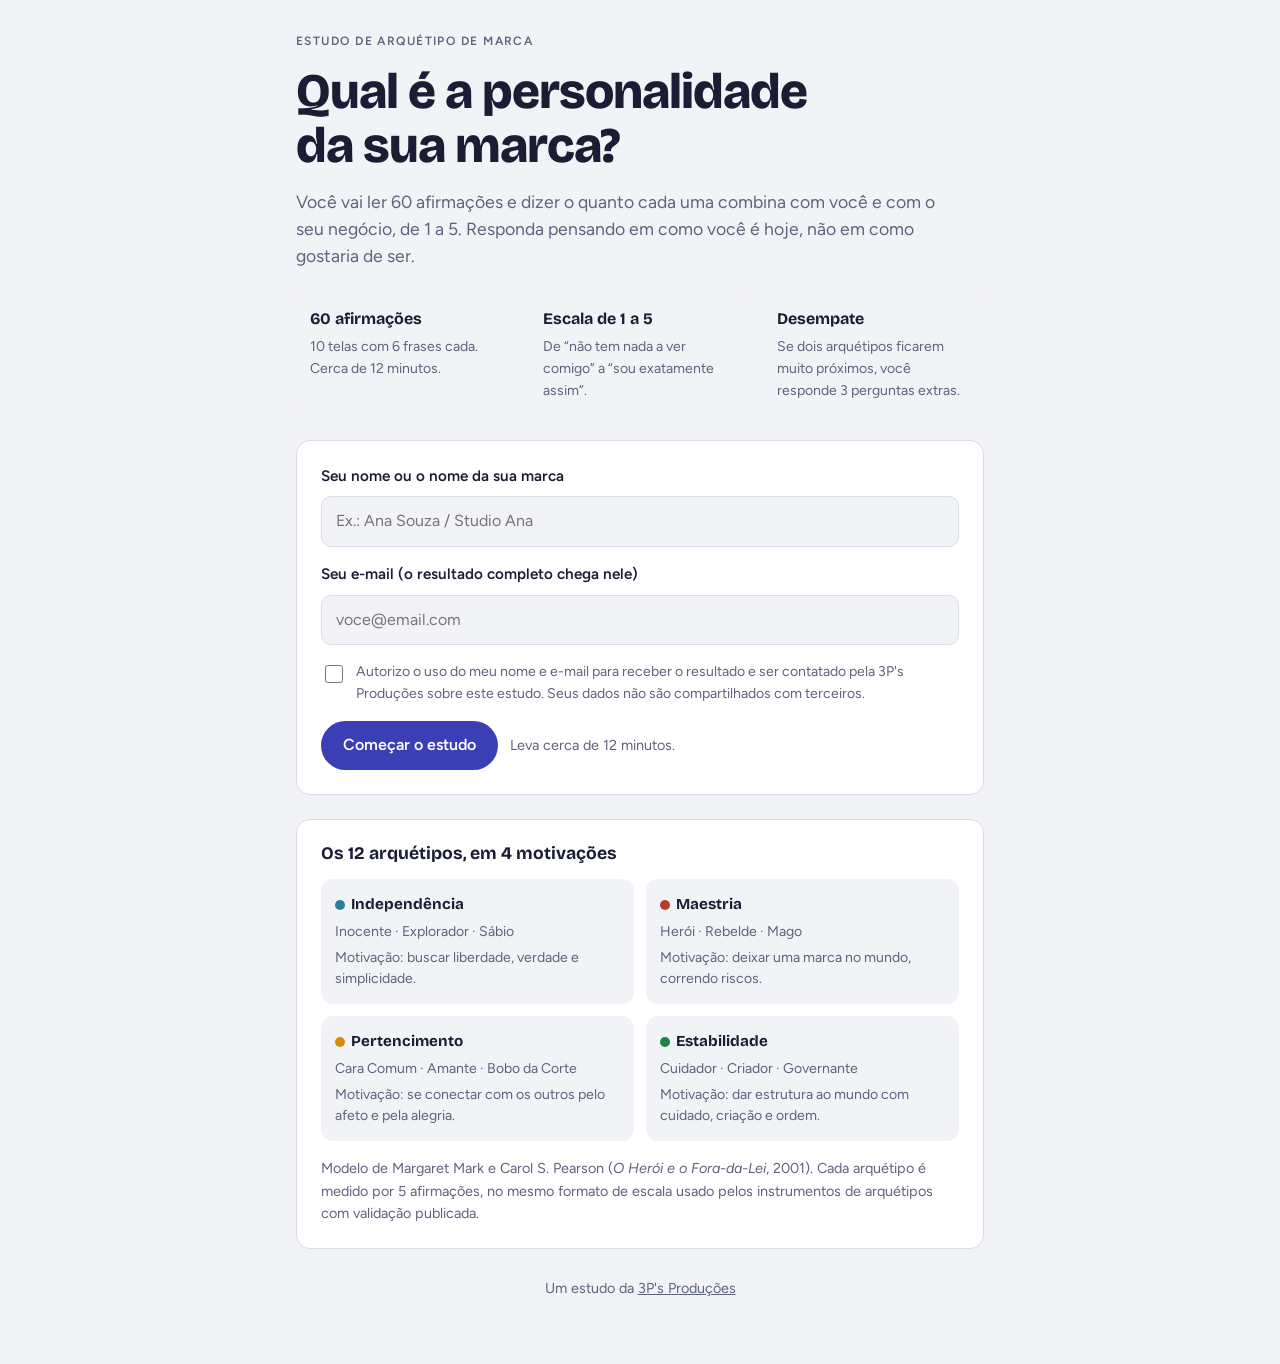
<file: arquetipos/index.html>
<!doctype html>
<html lang="pt-BR">
<head>
<meta charset="utf-8">
<meta name="viewport" content="width=device-width,initial-scale=1,viewport-fit=cover">
<meta name="description" content="Estudo de arquétipo de marca da 3P's Produções: 60 afirmações para descobrir a personalidade da sua marca.">
<meta property="og:title" content="Qual é a personalidade da sua marca?">
<meta property="og:description" content="Estudo de arquétipo de marca · 3P's Produções">
<title>Descubra seu Arquétipo</title>
<link rel="preconnect" href="https://fonts.googleapis.com">
<link rel="stylesheet" href="https://fonts.googleapis.com/css2?family=Bricolage+Grotesque:opsz,wght@12..96,500;12..96,700;12..96,800&family=Figtree:wght@400;500;600&display=swap">
<style>
/* Layout: coluna única centrada (máx. 720px); roda dos 12 arquétipos como assinatura visual do resultado */
:root{
  --bg:#F2F3F6; --surface:#FFFFFF; --ink:#1A1D33; --muted:#5E637D; --line:#DADDE7;
  --accent:#3B3FB6; --accent-ink:#FFFFFF; --warn:#9A5B00;
  --g-ind:#2C7DA0; --g-mae:#C0392B; --g-per:#D68910; --g-est:#1E8449;
  --display:"Bricolage Grotesque", "Segoe UI", system-ui, sans-serif;
  --body:"Figtree", "Segoe UI", system-ui, sans-serif;
}
@media (prefers-color-scheme: dark){:root:not([data-theme="light"]){
  --bg:#12142A; --surface:#1B1E38; --ink:#ECEDF7; --muted:#A3A7C4; --line:#2F3356;
  --accent:#8D90FF; --accent-ink:#12142A; --warn:#F5B544;
  --g-ind:#5DB6DA; --g-mae:#F07166; --g-per:#F5B544; --g-est:#58C685; color-scheme:dark}}
:root[data-theme="dark"]{
  --bg:#12142A; --surface:#1B1E38; --ink:#ECEDF7; --muted:#A3A7C4; --line:#2F3356;
  --accent:#8D90FF; --accent-ink:#12142A; --warn:#F5B544;
  --g-ind:#5DB6DA; --g-mae:#F07166; --g-per:#F5B544; --g-est:#58C685; color-scheme:dark}
*{box-sizing:border-box}
[hidden]{display:none!important}
body{margin:0;background:var(--bg);color:var(--ink);font-family:var(--body);font-size:16px;line-height:1.55}
.wrap{max-width:720px;margin:0 auto;padding-inline:16px;padding-block:32px 64px;display:flex;flex-direction:column;gap:28px}
.stack{display:flex;flex-direction:column;gap:24px}
h1,h2,h3{font-family:var(--display);text-wrap:balance;margin:0;line-height:1.1}
h1{font-size:clamp(2rem,6vw,3.1rem);font-weight:800;letter-spacing:-.02em}
h2{font-size:clamp(1.35rem,4vw,1.8rem);font-weight:700}
h3{font-size:1.1rem;font-weight:700}
p{margin:0}
.eyebrow{font-size:.75rem;text-transform:uppercase;letter-spacing:.12em;color:var(--muted);font-weight:600}
.lead{font-size:1.1rem;color:var(--muted);max-width:60ch}
.panel{background:var(--surface);border:1px solid var(--line);border-radius:14px;padding:24px;display:flex;flex-direction:column;gap:16px}
label.f{font-weight:600;font-size:.95rem}
input[type=text],input[type=email]{font:inherit;padding:12px 14px;border-radius:10px;border:1px solid var(--line);background:var(--bg);color:var(--ink);width:100%}
input[type=text]:focus-visible,input[type=email]:focus-visible{outline:2px solid var(--accent);outline-offset:1px}
.btn{font:inherit;font-weight:600;border:0;border-radius:999px;padding:12px 22px;cursor:pointer;background:var(--accent);color:var(--accent-ink)}
.btn.ghost{background:transparent;color:var(--ink);border:1px solid var(--line)}
.btn:disabled{opacity:.4;cursor:not-allowed}
.btn:focus-visible,.lk:focus-visible,.opt:focus-visible{outline:3px solid var(--accent);outline-offset:2px}
.row{display:flex;gap:12px;flex-wrap:wrap;align-items:center}
.groups{display:grid;grid-template-columns:repeat(2,minmax(0,1fr));gap:12px}
.grp{display:flex;flex-direction:column;gap:4px;padding:14px;border-radius:12px;background:var(--bg)}
.grp b{font-family:var(--display);font-size:.95rem}
.grp span{font-size:.88rem;color:var(--muted)}
.dot{display:inline-block;width:10px;height:10px;border-radius:50%;margin-right:6px;vertical-align:middle}
.steps{display:grid;grid-template-columns:repeat(3,minmax(0,1fr));gap:12px}
.steps div{padding:14px;border-radius:12px;background:var(--bg);display:flex;flex-direction:column;gap:4px}
.steps b{font-family:var(--display)}
.steps span{font-size:.88rem;color:var(--muted)}
/* quiz */
.progress{height:6px;background:var(--line);border-radius:99px;overflow:hidden}
.progress i{display:block;height:100%;background:var(--accent);width:0;transition:width .3s}
.qhead{display:flex;justify-content:space-between;align-items:baseline;gap:12px;flex-wrap:wrap}
.count{font-variant-numeric:tabular-nums;color:var(--muted);font-size:.9rem}
.items{display:flex;flex-direction:column;gap:12px}
.item{background:var(--surface);border:1.5px solid var(--line);border-radius:12px;padding:16px 18px;display:flex;flex-direction:column;gap:12px}
.item.done{border-color:color-mix(in srgb,var(--accent) 45%,var(--line))}
.item p{font-weight:500}
.scale{display:grid;grid-template-columns:repeat(5,minmax(0,1fr));gap:6px}
.lk{font:inherit;font-weight:600;font-variant-numeric:tabular-nums;padding:10px 0;border-radius:10px;border:1.5px solid var(--line);background:var(--bg);color:var(--ink);cursor:pointer}
.lk:hover{border-color:var(--accent)}
.lk[aria-pressed=true]{background:var(--accent);border-color:var(--accent);color:var(--accent-ink)}
.ends{display:flex;justify-content:space-between;font-size:.78rem;color:var(--muted);gap:8px}
.legend{display:flex;justify-content:space-between;gap:6px;font-size:.78rem;color:var(--muted);flex-wrap:wrap}
.opts{display:flex;flex-direction:column;gap:10px}
.opt{font:inherit;text-align:left;padding:16px 18px;border-radius:12px;border:1.5px solid var(--line);background:var(--surface);color:var(--ink);cursor:pointer}
.opt:hover{border-color:var(--accent)}
.opt[aria-pressed=true]{border-color:var(--accent);background:color-mix(in srgb,var(--accent) 10%,var(--surface))}
/* result */
.wheelbox{display:grid;grid-template-columns:minmax(0,1fr);justify-items:center}
.wheelbox svg{width:100%;max-width:420px;height:auto}
.podium{display:grid;grid-template-columns:repeat(3,minmax(0,1fr));gap:12px}
.pod{padding:16px;border-radius:12px;background:var(--bg);display:flex;flex-direction:column;gap:4px;min-width:0}
.pod .n{font-family:var(--display);font-weight:800;font-size:1.25rem}
.pod .pct{font-variant-numeric:tabular-nums;color:var(--muted);font-size:.9rem}
.pod.first{outline:2px solid var(--accent)}
.bars{display:flex;flex-direction:column;gap:8px}
.bar{display:grid;grid-template-columns:120px minmax(0,1fr) 56px;gap:10px;align-items:center;font-size:.92rem}
.bar .t{height:10px;background:var(--line);border-radius:99px;overflow:hidden}
.bar .t i{display:block;height:100%;border-radius:99px}
.bar .v{text-align:right;font-variant-numeric:tabular-nums;color:var(--muted)}
.detail dl{display:grid;grid-template-columns:minmax(0,160px) minmax(0,1fr);gap:8px 16px;margin:0}
.detail dt{font-weight:600;color:var(--muted);font-size:.9rem}
.detail dd{margin:0}
.note{font-size:.9rem;color:var(--muted)}
.alert{border-left:4px solid var(--warn);padding:12px 14px;background:var(--bg);border-radius:0 10px 10px 0;font-size:.92rem}
.alert b{color:var(--warn)}
.chip{display:inline-block;font-size:.78rem;font-weight:600;padding:3px 10px;border-radius:99px;background:var(--bg);border:1px solid var(--line)}
textarea{font:inherit;font-size:.85rem;width:100%;min-height:170px;padding:12px;border-radius:10px;border:1px solid var(--line);background:var(--bg);color:var(--ink);resize:vertical}
.consent{display:flex;gap:10px;align-items:flex-start;font-size:.88rem;color:var(--muted)}
.consent input{margin-top:4px;width:18px;height:18px;flex:none;accent-color:var(--accent)}
.err{font-size:.9rem;color:var(--g-mae);font-weight:600;min-height:0}
.err:empty{display:none}
.sendbox{display:flex;gap:12px;align-items:center;padding:14px 16px;border-radius:12px;background:var(--bg);font-size:.95rem}
details summary{cursor:pointer;font-weight:600;color:var(--muted)}
.ficha summary{list-style:none;cursor:pointer;display:flex;flex-direction:column;gap:4px}
.ficha summary::-webkit-details-marker{display:none}
.ficha summary::after{content:"Ver ficha completa ▾";font-size:.85rem;font-weight:600;color:var(--accent)}
.ficha[open] summary::after{content:"Recolher ▴"}
.ficha .fn{font-family:var(--display);font-weight:800;font-size:1.6rem;line-height:1.1}
.ficha h4{margin:0 0 6px;font-family:var(--display);font-size:1rem}
.ficha ul{margin:0;padding-left:20px;display:flex;flex-direction:column;gap:4px}
.ficha .frases li{font-style:italic}
.chips{display:flex;flex-wrap:wrap;gap:6px}
.cols{display:grid;grid-template-columns:repeat(2,minmax(0,1fr));gap:16px}
.fontes{margin:0;padding-left:20px;display:flex;flex-direction:column;gap:10px;font-size:.92rem}
.fontes a{color:var(--ink)}
@media (max-width:560px){.cols{grid-template-columns:minmax(0,1fr)}}
.toast{font-size:.9rem;color:var(--g-est);font-weight:600}
@media (max-width:560px){
  .groups,.podium,.steps{grid-template-columns:minmax(0,1fr)}
  .bar{grid-template-columns:96px minmax(0,1fr) 50px}
  .detail dl{grid-template-columns:minmax(0,1fr)}
  .detail dt{margin-top:6px}
  .panel{padding:18px}
}
@media (prefers-reduced-motion:reduce){*{transition:none!important}}
</style>
</head>
<body>


<main class="wrap" id="app">
  <!-- INTRO -->
  <section id="intro" class="stack">
    <div style="display:flex;flex-direction:column;gap:14px">
      <span class="eyebrow">Estudo de arquétipo de marca</span>
      <h1>Qual é a personalidade da sua marca?</h1>
      <p class="lead">Você vai ler 60 afirmações e dizer o quanto cada uma combina com você e com o seu negócio, de 1 a 5. Responda pensando em como você é hoje, não em como gostaria de ser.</p>
    </div>
    <div class="steps">
      <div><b>60 afirmações</b><span>10 telas com 6 frases cada. Cerca de 12 minutos.</span></div>
      <div><b>Escala de 1 a 5</b><span>De “não tem nada a ver comigo” a “sou exatamente assim”.</span></div>
      <div><b>Desempate</b><span>Se dois arquétipos ficarem muito próximos, você responde 3 perguntas extras.</span></div>
    </div>
    <div class="panel">
      <div style="display:flex;flex-direction:column;gap:8px">
        <label class="f" for="nome">Seu nome ou o nome da sua marca</label>
        <input type="text" id="nome" placeholder="Ex.: Ana Souza / Studio Ana" autocomplete="name">
      </div>
      <div style="display:flex;flex-direction:column;gap:8px">
        <label class="f" for="email">Seu e-mail (o resultado completo chega nele)</label>
        <input type="email" id="email" placeholder="voce@email.com" autocomplete="email" inputmode="email">
      </div>
      <label class="consent" for="aceite"><input type="checkbox" id="aceite"> <span>Autorizo o uso do meu nome e e-mail para receber o resultado e ser contatado pela 3P's Produções sobre este estudo. Seus dados não são compartilhados com terceiros.</span></label>
      <input type="text" id="hp" tabindex="-1" autocomplete="off" aria-hidden="true" style="position:absolute;left:-9999px;width:1px;height:1px">
      <p class="err" id="formErr" aria-live="polite"></p>
      <div class="row">
        <button class="btn" id="start">Começar o estudo</button>
        <span class="note" id="resumeNote">Leva cerca de 12 minutos.</span>
      </div>
    </div>
    <div class="panel">
      <h3>Os 12 arquétipos, em 4 motivações</h3>
      <div class="groups" id="groupsIntro"></div>
      <p class="note">Modelo de Margaret Mark e Carol S. Pearson (<em>O Herói e o Fora-da-Lei</em>, 2001). Cada arquétipo é medido por 5 afirmações, no mesmo formato de escala usado pelos instrumentos de arquétipos com validação publicada.</p>
    </div>
  </section>

  <!-- QUIZ -->
  <section id="quiz" hidden class="stack">
    <div class="progress" aria-hidden="true"><i id="bar"></i></div>
    <div class="qhead"><span class="eyebrow" id="who"></span><span class="count" id="count"></span></div>
    <div class="legend"><span>1 Nada a ver comigo</span><span>2 Pouco</span><span>3 Em parte</span><span>4 Bastante</span><span>5 Sou exatamente assim</span></div>
    <div class="items" id="items"></div>
    <div class="row" style="justify-content:space-between">
      <button class="btn ghost" id="back">Voltar</button>
      <button class="btn" id="next" disabled>Próxima</button>
    </div>
    <p class="note" id="missing" aria-live="polite"></p>
  </section>

  <!-- TIEBREAK -->
  <section id="tie" hidden class="stack">
    <div class="progress" aria-hidden="true"><i style="width:100%"></i></div>
    <span class="eyebrow">Desempate · <span id="tieCount"></span></span>
    <p class="lead" id="tieIntro"></p>
    <h2 id="tieQ"></h2>
    <div class="opts" id="tieOpts" role="group" aria-labelledby="tieQ"></div>
  </section>

  <!-- RESULT -->
  <section id="result" hidden class="stack"></section>
  <footer class="note" style="text-align:center">Um estudo da <a href="../" style="color:inherit">3P's Produções</a></footer>
</main>

<script src="perfis.js"></script>
<script>
// ====== CONFIGURAÇÃO ======
// Cole aqui a URL do App da Web do Google Apps Script (termina em /exec). Veja arquetipos/README.md
const SCRIPT_URL = "https://script.google.com/macros/s/AKfycbw8thY9hgM_MwDgMXoMojtEc9jN3HutJTtkli3VbyNZyDQzX0jAqv2GgIz2Tlr2jngQ/exec";
// ==========================
const A = {
  IN:{n:"Inocente",g:"ind",desejo:"ser feliz, fazer o certo e viver com simplicidade",medo:"errar, ser punido, decepcionar quem confia",promessa:"A vida pode ser simples e boa",voz:"Otimista, leve, honesta, positiva",visual:"Cores claras e suaves, muito respiro, luz natural",video:"Rotinas simples, depoimentos sinceros, mensagens de esperança, estética limpa",refs:"Coca-Cola, Dove"},
  EX:{n:"Explorador",g:"ind",desejo:"ter liberdade e autenticidade, descobrir o novo",medo:"ficar preso, se conformar, viver no vazio",promessa:"Existe um mundo inteiro lá fora",voz:"Inquieta, aventureira, autêntica",visual:"Paisagens, tons terrosos, texturas naturais, horizontes abertos",video:"Viagens, bastidores em campo, “um dia comigo”, descobertas",refs:"Jeep, The North Face"},
  SA:{n:"Sábio",g:"ind",desejo:"entender a verdade e compartilhar conhecimento",medo:"ser enganado, agir por ignorância",promessa:"A resposta certa está no conhecimento",voz:"Clara, fundamentada, didática, calma",visual:"Sóbrio, organizado, tipografia forte, gráficos e dados",video:"Aulas curtas, explicações, análises, mitos e verdades",refs:"Google, TED"},
  HE:{n:"Herói",g:"mae",desejo:"provar seu valor pela coragem e pela superação",medo:"a fraqueza, a vulnerabilidade, desistir",promessa:"Você é capaz de vencer",voz:"Firme, motivadora, direta, desafiadora",visual:"Contraste alto, movimento, cores fortes, ação",video:"Jornada de superação, desafios, resultados conquistados com esforço",refs:"Nike, Gatorade"},
  RE:{n:"Rebelde",g:"mae",desejo:"romper com o que não funciona e revolucionar",medo:"ser irrelevante, ser só mais um",promessa:"Regras existem para serem questionadas",voz:"Provocadora, ousada, sem medo de incomodar",visual:"Preto, contraste, grafismo cru, estética de rua",video:"Opiniões fortes, “o que ninguém te conta”, quebra de mitos do setor",refs:"Harley-Davidson, Diesel"},
  MA:{n:"Mago",g:"mae",desejo:"transformar realidades e realizar sonhos",medo:"causar consequências negativas sem querer, estagnar",promessa:"Tudo pode se transformar",voz:"Visionária, inspiradora, envolvente, um pouco misteriosa",visual:"Luz e sombra, brilhos, gradientes profundos, atmosfera",video:"Transformações, revelações, experiências imersivas, visão de futuro",refs:"Disney, Axe"},
  CC:{n:"Cara Comum",g:"per",desejo:"pertencer e se conectar com as pessoas",medo:"ser excluído, parecer arrogante",promessa:"Aqui você é um de nós",voz:"Simples, próxima, sem frescura",visual:"Real, sem filtro, cores do dia a dia, pessoas comuns",video:"Bastidores reais, papo reto, clientes de verdade, humor do cotidiano",refs:"IKEA, Levi's"},
  AM:{n:"Amante",g:"per",desejo:"viver intimidade, beleza e prazer",medo:"ser indesejado, ficar sozinho",promessa:"Você merece viver algo especial",voz:"Sensorial, calorosa, elegante, apaixonada",visual:"Cores quentes, texturas, closes, luz suave",video:"Detalhes em close, experiências sensoriais, histórias de afeto",refs:"Chanel, Häagen-Dazs"},
  BO:{n:"Bobo da Corte",g:"per",desejo:"viver o momento com alegria",medo:"o tédio, ser chato",promessa:"A vida é melhor com humor",voz:"Irreverente, espontânea, divertida",visual:"Cores vibrantes, formas inesperadas, movimento",video:"Humor, trends, esquetes, reações, erros de gravação",refs:"M&M's, Fanta"},
  CU:{n:"Cuidador",g:"est",desejo:"proteger e cuidar dos outros",medo:"o egoísmo, deixar alguém desamparado",promessa:"Você pode contar comigo",voz:"Acolhedora, empática, gentil, segura",visual:"Tons suaves e quentes, pessoas, toque, proximidade",video:"Histórias de clientes ajudados, dicas de cuidado, acolhimento",refs:"Johnson's Baby, Volvo"},
  CR:{n:"Criador",g:"est",desejo:"criar algo original e de valor duradouro",medo:"a mediocridade, ter ideias que nunca saem do papel",promessa:"Se pode ser imaginado, pode ser criado",voz:"Inventiva, expressiva, detalhista",visual:"Autoral, composição cuidadosa, paleta própria, processo à mostra",video:"Processo criativo, making of, do rascunho ao resultado",refs:"LEGO, Adobe"},
  GO:{n:"Governante",g:"est",desejo:"ter controle, ordem e liderança",medo:"o caos, perder o controle",promessa:"Excelência e segurança em cada detalhe",voz:"Segura, formal, com autoridade",visual:"Elegante, estruturado, tons escuros e metálicos, muito acabamento",video:"Autoridade, cases, números, bastidores de uma operação impecável",refs:"Rolex, Mercedes-Benz"}
};
const G = {
  ind:{n:"Independência",d:"buscar liberdade, verdade e simplicidade",k:["IN","EX","SA"],c:"--g-ind"},
  mae:{n:"Maestria",d:"deixar uma marca no mundo, correndo riscos",k:["HE","RE","MA"],c:"--g-mae"},
  per:{n:"Pertencimento",d:"se conectar com os outros pelo afeto e pela alegria",k:["CC","AM","BO"],c:"--g-per"},
  est:{n:"Estabilidade",d:"dar estrutura ao mundo com cuidado, criação e ordem",k:["CU","CR","GO"],c:"--g-est"}
};
const ORDER=["IN","EX","SA","HE","RE","MA","CC","AM","BO","CU","CR","GO"];

// 5 afirmações por arquétipo (motivação, comportamento, comunicação, relação, medo/limite)
const S = {
  IN:["Tenho uma visão otimista: acredito que as pessoas e o mundo são essencialmente bons.","Acredito que agir com honestidade e fazer o certo sempre compensa.","Quero que minha marca transmita leveza, pureza e confiança.","Me preocupa muito a ideia de decepcionar quem confia em mim.","Prefiro um ambiente de trabalho tranquilo e harmonioso, sem conflitos."],
  EX:["Fico inquieto quando meu trabalho vira rotina.","Preciso de liberdade para decidir como, quando e onde trabalhar.","Gosto de testar formatos, lugares e públicos novos, mesmo sem garantia de resultado.","Ser autêntico vale mais para mim do que fazer o que o mercado espera.","Quero que minha marca desperte nas pessoas a vontade de descobrir e viver coisas novas."],
  SA:["Antes de uma decisão importante, preciso pesquisar e entender o assunto a fundo.","Sinto prazer em explicar e ensinar o que sei.","Confio mais em dados e evidências do que em intuição.","Quero que minha marca seja vista como referência de conhecimento no que faz.","Me incomoda ver informação superficial ou errada circulando no meu mercado."],
  HE:["Desafios difíceis me motivam mais do que me assustam.","Gosto de metas ambiciosas e de medir meu desempenho.","Quero que meu público se sinta capaz de superar os próprios limites.","Desistir antes de conseguir não combina comigo.","Minha trajetória profissional é, antes de tudo, uma história de superação."],
  RE:["Questiono as regras do meu mercado, mesmo as que todo mundo aceita.","Não me importo de desagradar algumas pessoas para defender o que penso.","Vejo minha marca como uma alternativa ao jeito tradicional de fazer as coisas no meu setor.","Me irrita quando o mercado segue um padrão só porque sempre foi assim.","Prefiro uma comunicação provocadora a uma comunicação segura."],
  MA:["Acredito que meu trabalho pode transformar profundamente a vida das pessoas.","Costumo enxergar possibilidades que os outros ainda não perceberam.","Quero que a experiência com minha marca pareça especial, quase mágica.","Confio na minha intuição para tomar decisões importantes.","Gosto de mostrar transformações: como a pessoa chegou e como ela saiu."],
  CC:["Quero que meu público sinta que eu sou gente como ele.","Prefiro uma comunicação simples e sem pose a uma comunicação sofisticada.","Me incomoda marca que se coloca acima do cliente.","Prefiro ser próximo e acessível a ser exclusivo.","Gosto de mostrar os bastidores reais, com os erros e o dia a dia como ele é."],
  AM:["Quero que quem consome minha marca sinta prazer em cada detalhe.","Quero que as pessoas se sintam desejadas e especiais com minha marca.","Gosto de criar experiências que envolvem os sentidos: imagem, textura, som, aroma.","Construo relações intensas e próximas com meus clientes.","Faço o que faço por paixão, e quero que isso transpareça."],
  BO:["O humor é parte importante do meu jeito de comunicar.","Ambientes muito sérios e formais me cansam.","Quero que as pessoas se divirtam com o conteúdo da minha marca.","Costumo quebrar o gelo e aliviar o clima em situações tensas.","Prefiro ser lembrado como divertido a ser lembrado como sério."],
  CU:["Me realizo quando ajudo alguém a resolver um problema.","Coloco o bem-estar dos meus clientes acima do lucro imediato.","Quero que as pessoas se sintam seguras e acolhidas com minha marca.","Percebo facilmente quando alguém ao meu redor precisa de apoio.","Às vezes me dedico tanto aos outros que deixo minhas necessidades de lado."],
  CR:["Preciso colocar minha assinatura pessoal em tudo o que faço.","Me realizo mais criando algo novo do que repetindo o que já funciona.","Tenho um processo criativo próprio e gosto de mostrar como as coisas nascem.","Me incomoda ver trabalhos genéricos ou copiados.","Quero que minha marca seja lembrada pela originalidade."],
  GO:["Gosto de ter controle sobre cada etapa do meu negócio.","Processos, organização e padrões de qualidade são prioridade para mim.","Quero que minha marca transmita autoridade, prestígio e segurança.","Em grupo, costumo assumir a liderança naturalmente.","Prefiro crescer de forma estruturada a crescer rápido e desorganizado."]
};
// ordem fixa e intercalada (igual para todos os respondentes, para permitir comparação)
const ITEMS=(()=>{const out=[];const rot=[[0,5,10,3,8,1,6,11,4,9,2,7],[7,2,9,4,11,6,1,8,3,10,5,0],[3,10,5,0,7,2,9,4,11,6,1,8],[11,6,1,8,3,10,5,0,7,2,9,4],[4,9,2,7,0,5,10,3,8,1,6,11]];
  for(let j=0;j<5;j++){rot[j].forEach(i=>{const k=ORDER[i];out.push({k,j,t:S[k][j]});});}return out;})();
const PER=6, PAGES=Math.ceil(ITEMS.length/PER);
const TIE_LIMIT=2; // diferença de até 2 pontos (de 20 possíveis) = empate técnico

const st={nome:"",email:"",sent:false,p:0,r:Array(ITEMS.length).fill(0),tb:null,tbAns:[],done:false};
const $=id=>document.getElementById(id);
function save(){try{localStorage.setItem("arq2_draft",JSON.stringify(st))}catch(e){}}
function load(){try{const d=JSON.parse(localStorage.getItem("arq2_draft")||"null");if(d&&Array.isArray(d.r)&&d.r.length===ITEMS.length)Object.assign(st,d);}catch(e){}}

$("groupsIntro").innerHTML=Object.values(G).map(g=>`<div class="grp"><b><span class="dot" style="background:var(${g.c})"></span>${g.n}</b><span>${g.k.map(k=>A[k].n).join(" · ")}</span><span>Motivação: ${g.d}.</span></div>`).join("");
function show(id){["intro","quiz","tie","result"].forEach(s=>$(s).hidden=s!==id);window.scrollTo({top:0});}
const answered=()=>st.r.filter(v=>v>0).length;

load(); if(st.nome)$("nome").value=st.nome; if(st.email)$("email").value=st.email;
if(answered()>0&&!st.done){$("start").textContent="Continuar de onde parei";$("resumeNote").textContent=`${answered()} de ${ITEMS.length} respondidas.`;}
$("start").onclick=()=>{
  const nome=$("nome").value.trim(),email=$("email").value.trim();
  const err=[];
  if(nome.length<2)err.push("Informe seu nome.");
  if(!/^[^\s@]+@[^\s@]+\.[^\s@]{2,}$/.test(email))err.push("Informe um e-mail válido.");
  if(!$("aceite").checked)err.push("Marque a autorização para receber o resultado.");
  $("formErr").textContent=err.join(" ");
  if(err.length)return;
  st.nome=nome;st.email=email;save();show("quiz");renderPage();};

function renderPage(){
  $("who").textContent=st.nome||"Estudo de arquétipo";
  $("count").textContent=`Tela ${st.p+1} de ${PAGES} · ${answered()} de ${ITEMS.length} respondidas`;
  $("bar").style.width=(answered()/ITEMS.length*100)+"%";
  const box=$("items");box.innerHTML="";
  for(let x=st.p*PER;x<Math.min((st.p+1)*PER,ITEMS.length);x++){
    const it=ITEMS[x];const d=document.createElement("div");d.className="item"+(st.r[x]?" done":"");
    const p=document.createElement("p");p.textContent=`${x+1}. ${it.t}`;p.id="it"+x;d.appendChild(p);
    const sc=document.createElement("div");sc.className="scale";sc.setAttribute("role","group");sc.setAttribute("aria-labelledby","it"+x);
    for(let v=1;v<=5;v++){const b=document.createElement("button");b.type="button";b.className="lk";b.textContent=v;b.setAttribute("aria-pressed",st.r[x]===v?"true":"false");
      b.setAttribute("aria-label",`${v} de 5`);
      b.onclick=()=>{st.r[x]=v;save();[...sc.children].forEach(c=>c.setAttribute("aria-pressed","false"));b.setAttribute("aria-pressed","true");d.classList.add("done");updNav();};
      sc.appendChild(b);}
    d.appendChild(sc);
    const e=document.createElement("div");e.className="ends";e.innerHTML="<span>Nada a ver comigo</span><span>Sou exatamente assim</span>";d.appendChild(e);
    box.appendChild(d);
  }
  $("back").textContent=st.p===0?"Início":"Voltar";
  $("next").textContent=st.p===PAGES-1?"Ver meu resultado":"Próxima";
  updNav();
}
function pageDone(){for(let x=st.p*PER;x<Math.min((st.p+1)*PER,ITEMS.length);x++)if(!st.r[x])return false;return true;}
function updNav(){const ok=pageDone();$("next").disabled=!ok;
  const left=[];for(let x=st.p*PER;x<Math.min((st.p+1)*PER,ITEMS.length);x++)if(!st.r[x])left.push(x+1);
  $("missing").textContent=ok?"":`Falta responder: ${left.join(", ")}.`;
  $("count").textContent=`Tela ${st.p+1} de ${PAGES} · ${answered()} de ${ITEMS.length} respondidas`;
  $("bar").style.width=(answered()/ITEMS.length*100)+"%";}
$("next").onclick=()=>{if(!pageDone())return;if(st.p<PAGES-1){st.p++;save();renderPage();}else{finishLikert();}};
$("back").onclick=()=>{if(st.p===0)show("intro");else{st.p--;save();renderPage();}};

function scores(){const s={};ORDER.forEach(k=>s[k]=0);ITEMS.forEach((it,i)=>s[it.k]+=st.r[i]);return s;} // 5 a 25
const pts=v=>v-5; // 0 a 20
function rank(s){return ORDER.slice().sort((a,b)=>s[b]-s[a]||ORDER.indexOf(a)-ORDER.indexOf(b));}

function finishLikert(){
  const s=scores(),r=rank(s);
  const tied=r.filter(k=>s[r[0]]-s[k]<=TIE_LIMIT).slice(0,3);
  if(tied.length>=2&&!st.tb){st.tb=tied;st.tbAns=[];save();renderTie();}
  else if(st.tb&&st.tbAns.length<3){renderTie();}
  else{st.done=true;save();renderResult();}
}
const TQ=[
  {q:"No fundo, o que você mais quer com o seu negócio?",f:k=>cap(A[k].desejo)+"."},
  {q:"O que você mais quer evitar?",f:k=>cap(A[k].medo)+"."},
  {q:"Qual destas frases poderia ser o lema da sua marca?",f:k=>"“"+A[k].promessa+".”"}
];
const lj=a=>a.length<2?a[0]:a.slice(0,-1).join(", ")+" e "+a[a.length-1];
const cap=t=>t.charAt(0).toUpperCase()+t.slice(1);
function renderTie(){
  const i=st.tbAns.length,q=TQ[i];
  $("tieCount").textContent=`pergunta ${i+1} de 3`;
  $("tieIntro").textContent=`Seu resultado ficou muito equilibrado entre ${lj(st.tb.map(k=>A[k].n))}. Escolha a opção que mais se aproxima de você.`;
  $("tieQ").textContent=q.q;
  const o=$("tieOpts");o.innerHTML="";
  const ks=st.tb.slice().sort(()=>Math.random()-.5);
  ks.forEach(k=>{const b=document.createElement("button");b.type="button";b.className="opt";b.textContent=q.f(k);b.setAttribute("aria-pressed","false");
    b.onclick=()=>{b.setAttribute("aria-pressed","true");st.tbAns.push(k);save();setTimeout(()=>{if(st.tbAns.length<3)renderTie();else{st.done=true;save();renderResult();}},220);};o.appendChild(b);});
  show("tie");
}

function quality(){
  const n=st.r.length,m=st.r.reduce((a,b)=>a+b,0)/n;
  const sd=Math.sqrt(st.r.reduce((a,b)=>a+(b-m)**2,0)/n);
  const hi=st.r.filter(v=>v>=4).length/n;
  const w=[];
  if(sd<0.8)w.push("Suas notas variaram pouco entre as afirmações, o que deixa os arquétipos parecidos entre si.");
  if(hi>0.75)w.push("Você deu nota 4 ou 5 para a maioria das afirmações. É comum quando se responde pensando em como gostaria de ser.");
  // consistência: itens do mesmo arquétipo com notas muito diferentes
  const s=scores(),top=rank(s)[0];const v=ITEMS.map((it,i)=>it.k===top?st.r[i]:null).filter(x=>x!==null);
  if(Math.max(...v)-Math.min(...v)>=4)w.push(`As afirmações de ${A[top].n} tiveram notas muito diferentes entre si (de ${Math.min(...v)} a ${Math.max(...v)}).`);
  return {m,sd,w};
}

function wheel(s,lead){
  const cx=210,cy=210,r0=58,rMax=150,n=12,gap=0.035;
  let out=`<svg viewBox="0 0 420 420" role="img" aria-label="Roda com a pontuação dos 12 arquétipos">`;
  for(let ring=1;ring<=4;ring++){out+=`<circle cx="${cx}" cy="${cy}" r="${r0+(rMax-r0)*ring/4}" fill="none" stroke="var(--line)" stroke-width="1"/>`;}
  ORDER.forEach((k,i)=>{
    const a0=-Math.PI/2+i*2*Math.PI/n+gap, a1=-Math.PI/2+(i+1)*2*Math.PI/n-gap;
    const v=pts(s[k]);const r=r0+(rMax-r0)*Math.max(v,0.6)/20;
    const p=(ang,rad)=>[cx+rad*Math.cos(ang),cy+rad*Math.sin(ang)];
    const [x0,y0]=p(a0,r0),[x1,y1]=p(a0,r),[x2,y2]=p(a1,r),[x3,y3]=p(a1,r0);
    out+=`<path d="M${x0},${y0} L${x1},${y1} A${r},${r} 0 0 1 ${x2},${y2} L${x3},${y3} A${r0},${r0} 0 0 0 ${x0},${y0} Z" fill="var(${G[A[k].g].c})" fill-opacity="${k===lead?1:0.72}"/>`;
    const am=(a0+a1)/2,[lx,ly]=p(am,rMax+26);
    out+=`<text x="${lx}" y="${ly}" text-anchor="middle" dominant-baseline="middle" font-size="11.5" font-family="Figtree, sans-serif" font-weight="600" fill="var(--ink)">${A[k].n.replace("Bobo da Corte","Bobo")}</text>`;
  });
  out+=`<text x="${cx}" y="${cy-6}" text-anchor="middle" font-family="Bricolage Grotesque, sans-serif" font-size="13" fill="var(--muted)">principal</text>`;
  out+=`<text x="${cx}" y="${cy+14}" text-anchor="middle" font-family="Bricolage Grotesque, sans-serif" font-weight="800" font-size="16" fill="var(--ink)">${A[lead].n}</text></svg>`;
  return out;
}

function renderResult(){
  const s=scores();let r=rank(s);
  let tbNote="";
  if(st.tb&&st.tbAns.length){
    const c={};st.tb.forEach(k=>c[k]=0);st.tbAns.forEach(k=>c[k]++);
    const tbOrder=st.tb.slice().sort((a,b)=>c[b]-c[a]||s[b]-s[a]);
    r=tbOrder.concat(r.filter(k=>!st.tb.includes(k)));
    tbNote=`Os arquétipos ${lj(st.tb.map(k=>A[k].n))} ficaram tecnicamente empatados (diferença de até ${TIE_LIMIT} pontos). A ordem foi decidida pelo desempate: ${tbOrder.map(k=>`${A[k].n} ${c[k]}`).join(" · ")}.`;
  }
  const lead=r[0],a=A[lead],gap12=pts(s[r[0]])-pts(s[r[1]]);
  const clar=st.tb?"Empate técnico resolvido no desempate":gap12>=5?"Resultado claro":"Resultado moderado";
  const q=quality();
  const gs=Object.entries(G).map(([id,g])=>({id,...g,v:g.k.reduce((t,k)=>t+pts(s[k]),0)})).sort((x,y)=>y.v-x.v);
  const nome=st.nome||"Sem nome";
  const resumo=`ESTUDO DE ARQUÉTIPO (v2, 60 itens) – ${nome}
Principal: ${A[r[0]].n} (${pts(s[r[0]])}/20)
Secundário: ${A[r[1]].n} (${pts(s[r[1]])}/20)
Terciário: ${A[r[2]].n} (${pts(s[r[2]])}/20)
Leitura: ${clar}
Motivação dominante: ${gs[0].n}${st.tb?`\nDesempate: ${st.tbAns.map(k=>A[k].n).join(", ")}`:""}
Média geral: ${q.m.toFixed(2)} · Desvio: ${q.sd.toFixed(2)}${q.w.length?"\nAlertas: "+q.w.length:""}

Pontuação (0 a 20):
${rank(s).map(k=>`${A[k].n}: ${pts(s[k])}`).join("\n")}

Respostas brutas (item 1 a 60):
${st.r.join("")}`;
  $("result").innerHTML=`
    <div style="display:flex;flex-direction:column;gap:10px">
      <span class="eyebrow">Resultado · ${esc(nome)}</span>
      <h1>Sua marca é ${a.n}</h1>
      <p class="lead">${a.promessa}. O desejo central deste arquétipo é ${a.desejo}.</p>
      <div class="row"><span class="chip">${clar}</span><span class="chip">Motivação: ${gs[0].n}</span></div>
      ${tbNote?`<p class="note">${tbNote}</p>`:""}
      ${q.w.length?`<div class="alert"><b>Leia com cautela.</b> ${q.w.join(" ")} Vale revisar o resultado numa conversa.</div>`:""}
    </div>
    <div class="panel wheelbox">${wheel(s,lead)}</div>
    <div class="podium">${r.slice(0,3).map((k,i)=>`<div class="pod ${i===0?"first":""}"><span class="eyebrow">${["Principal","Secundário","Terciário"][i]}</span><span class="n">${A[k].n}</span><span class="pct">${pts(s[k])} de 20 pontos</span></div>`).join("")}</div>
    ${fichaHTML(r[0],"Arquétipo principal","É a essência da sua marca: o que você promete e por que as pessoas escolhem você.",s,true)}
    ${fichaHTML(r[1],"Arquétipo secundário","Dá o tempero: aparece no seu tom, no seu estilo e na forma de se relacionar.",s,false)}
    ${fichaHTML(r[2],"Arquétipo terciário","Um traço de apoio: aparece em detalhes, conteúdos específicos e momentos pontuais.",s,false)}
    <div class="panel">
      <h3>Como os seus três arquétipos trabalham juntos</h3>
      <p>${comboTexto(r)}</p>
    </div>
    <div class="panel">
      <h3>Pontuação completa (0 a 20)</h3>
      <div class="bars">${rank(s).map(k=>`<div class="bar"><span>${A[k].n}</span><span class="t"><i style="width:${pts(s[k])/20*100}%;background:var(${G[A[k].g].c})"></i></span><span class="v">${pts(s[k])}</span></div>`).join("")}</div>
      <p class="note">Diferenças de até ${TIE_LIMIT} pontos entre dois arquétipos são tratadas como empate técnico.</p>
      <h3 style="margin-top:8px">Motivações (0 a 60)</h3>
      <div class="groups">${gs.map(g=>`<div class="grp"><b><span class="dot" style="background:var(${g.c})"></span>${g.n} · ${g.v}</b><span>${g.k.map(k=>A[k].n).join(" · ")}</span></div>`).join("")}</div>
    </div>
    <div class="panel">
      <h3>Fontes</h3>
      <ol class="fontes">${(window.FONTES||[]).map(f=>`<li><a href="${f.u}" target="_blank" rel="noopener">${esc(f.t)}</a><br><span class="note">${esc(f.uso)}</span></li>`).join("")}</ol>
      <p class="note">${esc(window.NOTA_FONTES||"")}</p>
    </div>
    <div class="panel">
      <h3>Seu resultado por e-mail</h3>
      <div class="sendbox" id="sendbox" aria-live="polite">Enviando o resultado para <b>${esc(st.email)}</b>…</div>
      <details>
        <summary>Ver resumo em texto</summary>
        <div style="display:flex;flex-direction:column;gap:12px;margin-top:12px">
          <textarea id="resumo" readonly>${esc(resumo)}</textarea>
          <div class="row"><button class="btn ghost" id="copy">Copiar resumo</button><span class="toast" id="toast" aria-live="polite"></span></div>
        </div>
      </details>
      <div class="row"><button class="btn ghost" id="redo">Refazer o estudo</button></div>
    </div>`;
  show("result");
  $("copy").onclick=()=>{const t=$("resumo");const fb=()=>{t.select();$("toast").textContent="Texto selecionado. Use Ctrl+C.";};
    try{navigator.clipboard.writeText(t.value).then(()=>{$("toast").textContent="Copiado."},fb);}catch(e){fb();}};
  sendResult({nome:st.nome,email:st.email,principal:A[r[0]].n,secundario:A[r[1]].n,terciario:A[r[2]].n,
    pontos:Object.fromEntries(ORDER.map(k=>[A[k].n,pts(s[k])])),ranking:r.map(k=>A[k].n),leitura:clar,motivacao:gs[0].n,
    motivacoes:Object.fromEntries(gs.map(g=>[g.n,g.v])),desempate:st.tb?st.tbAns.map(k=>A[k].n).join(", "):"",
    alertas:q.w,media:+q.m.toFixed(2),desvio:+q.sd.toFixed(2),respostas:st.r.join(""),
    perfis:r.slice(0,3).map((k,i)=>Object.assign({nome:A[k].n,papel:["Principal","Secundário","Terciário"][i],pontos:pts(s[k])},window.PERFIS[k])),
    combinacao:comboTexto(r),fontes:window.FONTES,notaFontes:window.NOTA_FONTES,resumo,site:""});
  $("redo").onclick=()=>{Object.assign(st,{sent:false,p:0,r:Array(ITEMS.length).fill(0),tb:null,tbAns:[],done:false});save();$("start").textContent="Começar o estudo";$("resumeNote").textContent="";show("intro");};
}
const CAMPOS=[["lema","Lema"],["desejo","Desejo central"],["meta","Meta"],["medo","Maior medo"],["estrategia","Estratégia"],["dom","Dom (talento)"],["armadilha","Armadilha (sombra)"],["tom","Tom de voz"],["roupas","Roupas e estilo"],["postura","Postura e presença em vídeo"],["posicionamento","Posicionamento"],["marcas","Marcas de referência"],["cuidado","Ponto de atenção"]];
function fichaHTML(k,papel,sub,s,aberto){
  const P=(window.PERFIS||{})[k];if(!P)return "";
  const li=a=>a.map(x=>`<li>${esc(x)}</li>`).join("");
  const dl=CAMPOS.map(([c,l])=>`<dt>${l}</dt><dd>${esc(P[c])}</dd>`).join("");
  return `<details class="panel ficha" ${aberto?"open":""}>
    <summary><span class="eyebrow">${papel} · ${pts(s[k])} de 20</span><span class="fn">${A[k].n}</span><span class="note">${sub}</span></summary>
    <p class="lead">${esc(P.essencia)}</p>
    <div class="chips">${P.personalidade.map(x=>`<span class="chip">${esc(x)}</span>`).join("")}</div>
    <div class="detail"><dl>${dl}</dl></div>
    <div class="cols">
      <div><h4>Palavras que usa</h4><ul>${li(P.usa)}</ul></div>
      <div><h4>Palavras que evita</h4><ul>${li(P.evita)}</ul></div>
    </div>
    <div><h4>Frases típicas</h4><ul class="frases">${li(P.frases)}</ul></div>
    <div><h4>Ideias de conteúdo em vídeo</h4><ul>${li(P.conteudo)}</ul></div>
  </details>`;
}
function comboTexto(r){
  const [a,b,c]=r.map(k=>A[k].n);const Pa=window.PERFIS[r[0]],Pb=window.PERFIS[r[1]],Pc=window.PERFIS[r[2]];
  return `${a} define a promessa da sua marca (${Pa.meta.toLowerCase().replace(/\.$/,"")}). ${b} define como você entrega essa promessa: o tom (${Pb.tom.split(".")[0].toLowerCase()}) e a forma de se relacionar. ${c} aparece como recurso pontual, útil em conteúdos específicos (${Pc.conteudo[0].toLowerCase()}). Na comunicação, lidere pelo ${a}, tempere com o ${b} e use o ${c} com moderação para não confundir a percepção da marca.`;
}
async function sendResult(payload){
  const box=$("sendbox");
  if(st.sent){box.innerHTML=`Resultado enviado para <b>${esc(st.email)}</b>. Confira também a caixa de spam.`;return;}
  if(!SCRIPT_URL){box.innerHTML="O envio por e-mail ainda não foi configurado. Use o resumo em texto abaixo.";return;}
  payload.site=location.href.split("#")[0];payload.hp=$("hp")?$("hp").value:"";
  try{
    await fetch(SCRIPT_URL,{method:"POST",mode:"no-cors",headers:{"Content-Type":"text/plain;charset=utf-8"},body:JSON.stringify(payload)});
    st.sent=true;save();
    box.innerHTML=`Pronto! Enviamos o resultado completo para <b>${esc(st.email)}</b>. Se não aparecer em alguns minutos, confira a caixa de spam.`;
  }catch(e){
    box.innerHTML=`Não conseguimos enviar agora (sem conexão?). <button class="btn ghost" id="retry" type="button">Tentar de novo</button>`;
    $("retry").onclick=()=>{box.textContent="Enviando…";sendResult(payload);};
  }
}
function esc(s){return s.replace(/[&<>"]/g,c=>({"&":"&amp;","<":"&lt;",">":"&gt;",'"':"&quot;"}[c]));}

if(st.done&&answered()===ITEMS.length)renderResult();
</script>

</body>
</html>
</file>
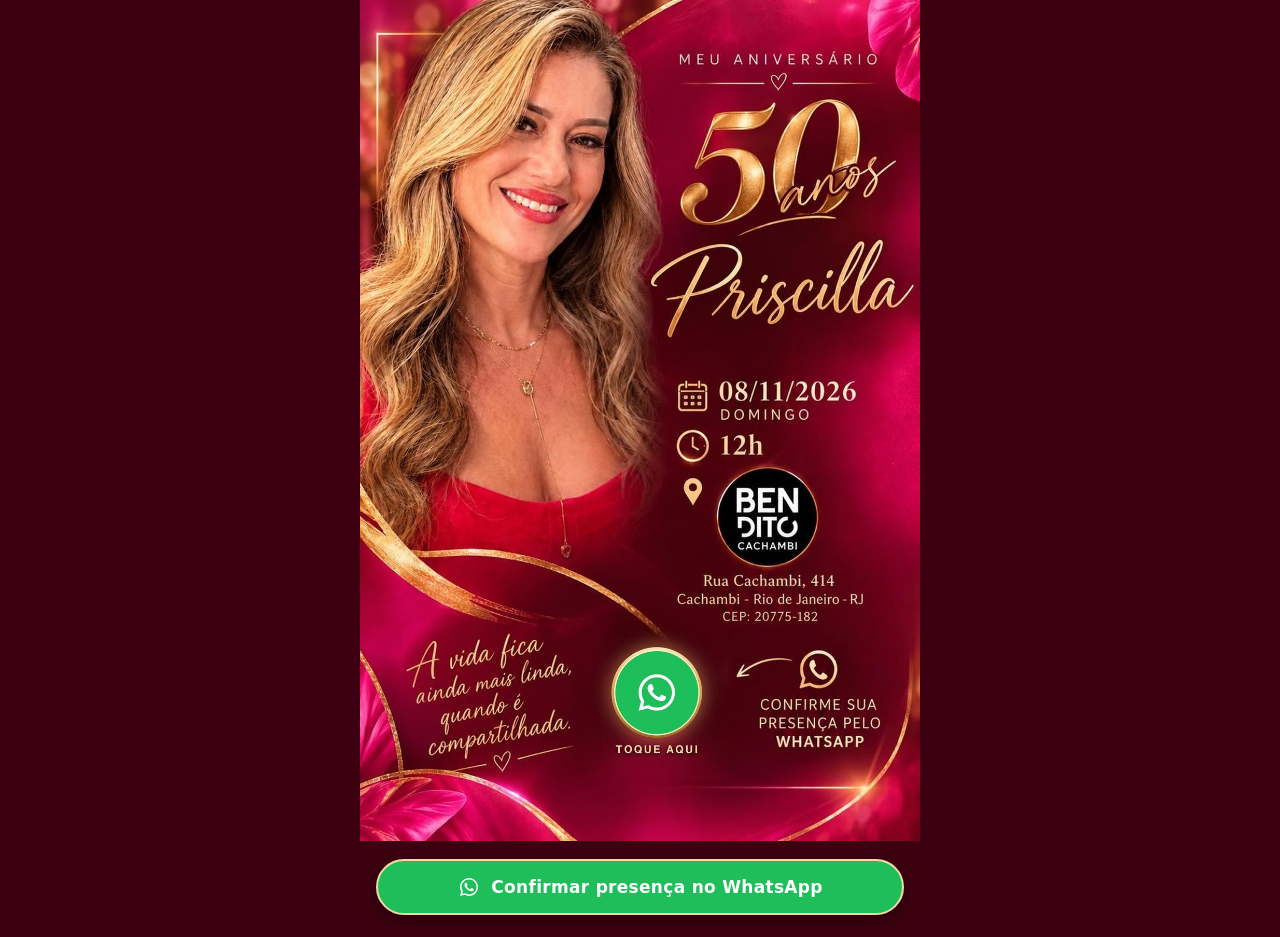
<file: convite-priscilla/index.html>
<!doctype html>
<html lang="pt-BR">
<head>
<meta charset="utf-8">
<meta name="viewport" content="width=device-width, initial-scale=1, viewport-fit=cover">
<title>Convite · 50 anos da Priscilla</title>
<meta name="description" content="Você está convidado(a)! Domingo, 08/11/2026, às 12h, no Bendito Cachambi. Toque para confirmar sua presença.">
<meta name="theme-color" content="#5a0418">

<meta property="og:type" content="website">
<meta property="og:site_name" content="Aniversário da Priscilla">
<meta property="og:title" content="Convite · 50 anos da Priscilla 🎉">
<meta property="og:description" content="Domingo, 08/11/2026, às 12h, no Bendito Cachambi. Toque para ver o convite e confirmar sua presença.">
<meta property="og:url" content="https://rprramos.github.io/3psproducoes.com/convite-priscilla/">
<meta property="og:image" content="https://rprramos.github.io/3psproducoes.com/convite-priscilla/preview.jpg">
<meta property="og:image:secure_url" content="https://rprramos.github.io/3psproducoes.com/convite-priscilla/preview.jpg">
<meta property="og:image:type" content="image/jpeg">
<meta property="og:image:width" content="1200">
<meta property="og:image:height" content="630">
<meta property="og:image:alt" content="Convite de aniversário de 50 anos da Priscilla">
<meta property="og:locale" content="pt_BR">
<meta name="twitter:card" content="summary_large_image">
<meta name="twitter:image" content="https://rprramos.github.io/3psproducoes.com/convite-priscilla/preview.jpg">

<style>
  :root { --bg: #3d0010; --gold: #f3d9a4; --green: #1ebe5a; }
  * { box-sizing: border-box; }
  html, body { margin: 0; background: var(--bg); color: var(--gold); font-family: system-ui, -apple-system, "Segoe UI", sans-serif; }
  body { min-height: 100vh; display: flex; flex-direction: column; align-items: center; }
  .convite { position: relative; width: 100%; max-width: 560px; line-height: 0; }
  .convite img { width: 100%; height: auto; display: block; }
  .hot { position: absolute; display: block; border-radius: 50%; -webkit-tap-highlight-color: rgba(255, 220, 150, .25); }
  .hot.botao { left: 41.85%; top: 76.56%; width: 22.27%; height: 16.1%; animation: pulso 2.2s ease-in-out infinite; }
  .hot.texto { left: 69.75%; top: 76.95%; width: 24.03%; height: 12.89%; border-radius: 12px; }
  @keyframes pulso { 0%,100% { box-shadow: 0 0 0 0 rgba(243,217,164,0); } 50% { box-shadow: 0 0 0 10px rgba(243,217,164,.18); } }
  .cta { width: 100%; max-width: 560px; padding: 18px 16px calc(22px + env(safe-area-inset-bottom)); }
  .cta a { display: flex; align-items: center; justify-content: center; gap: 10px; min-height: 56px; border-radius: 999px; background: var(--green); color: #fff; font-weight: 800; font-size: 17px; letter-spacing: .3px; text-decoration: none; box-shadow: 0 6px 18px rgba(0,0,0,.35); border: 2px solid #f3d9a4; }
  .cta a:active { transform: scale(.98); }
  .cta svg { width: 24px; height: 24px; flex: none; }
  @media (prefers-reduced-motion: reduce) { .hot.botao { animation: none; } }
</style>
</head>
<body>
  <main class="convite">
    <img src="convite.jpg" width="1080" height="1621" alt="Meu aniversário de 50 anos – Priscilla. Domingo, 08/11/2026, às 12h, no Bendito Cachambi, Rua Cachambi, 414, Cachambi, Rio de Janeiro. Confirme sua presença pelo WhatsApp.">
    <a class="hot botao" href="https://wa.me/5521982579821?text=Oi%20Priscilla!%20Confirmo%20minha%20presen%C3%A7a%20no%20seu%20anivers%C3%A1rio%20de%2050%20anos%20%F0%9F%8E%89" aria-label="Confirmar presença pelo WhatsApp"></a>
    <a class="hot texto" href="https://wa.me/5521982579821?text=Oi%20Priscilla!%20Confirmo%20minha%20presen%C3%A7a%20no%20seu%20anivers%C3%A1rio%20de%2050%20anos%20%F0%9F%8E%89" aria-label="Confirmar presença pelo WhatsApp"></a>
  </main>
  <div class="cta">
    <a href="https://wa.me/5521982579821?text=Oi%20Priscilla!%20Confirmo%20minha%20presen%C3%A7a%20no%20seu%20anivers%C3%A1rio%20de%2050%20anos%20%F0%9F%8E%89">
      <svg viewBox="0 0 32 32" aria-hidden="true"><path fill="#fff" d="M16.04 4C9.41 4 4.03 9.37 4.03 16c0 2.12.55 4.18 1.6 6L4 28l6.18-1.6a12 12 0 0 0 5.86 1.5h.01C22.67 27.9 28 22.53 28 15.9 28 9.37 22.66 4 16.04 4Zm0 21.86h-.01a9.93 9.93 0 0 1-5.06-1.39l-.36-.21-3.67.95.98-3.57-.24-.37A9.9 9.9 0 0 1 6.1 16c0-5.5 4.47-9.96 9.95-9.96 5.48 0 9.94 4.46 9.94 9.94 0 5.49-4.46 9.88-9.95 9.88Zm5.45-7.43c-.3-.15-1.77-.87-2.04-.97-.28-.1-.48-.15-.68.15-.2.3-.78.97-.95 1.17-.18.2-.35.22-.65.07-.3-.15-1.26-.46-2.4-1.48-.89-.79-1.49-1.77-1.66-2.07-.17-.3-.02-.46.13-.6.13-.14.3-.35.45-.52.15-.18.2-.3.3-.5.1-.2.05-.38-.02-.53-.08-.15-.68-1.63-.93-2.23-.24-.58-.49-.5-.68-.51h-.58c-.2 0-.52.07-.8.37-.27.3-1.04 1.02-1.04 2.49 0 1.47 1.07 2.89 1.22 3.09.15.2 2.1 3.2 5.08 4.49.71.3 1.27.49 1.7.63.72.23 1.37.2 1.88.12.57-.09 1.77-.72 2.02-1.42.25-.7.25-1.3.17-1.42-.07-.13-.27-.2-.57-.35Z"/></svg>
      Confirmar presença no WhatsApp
    </a>
  </div>
</body>
</html>
</file>
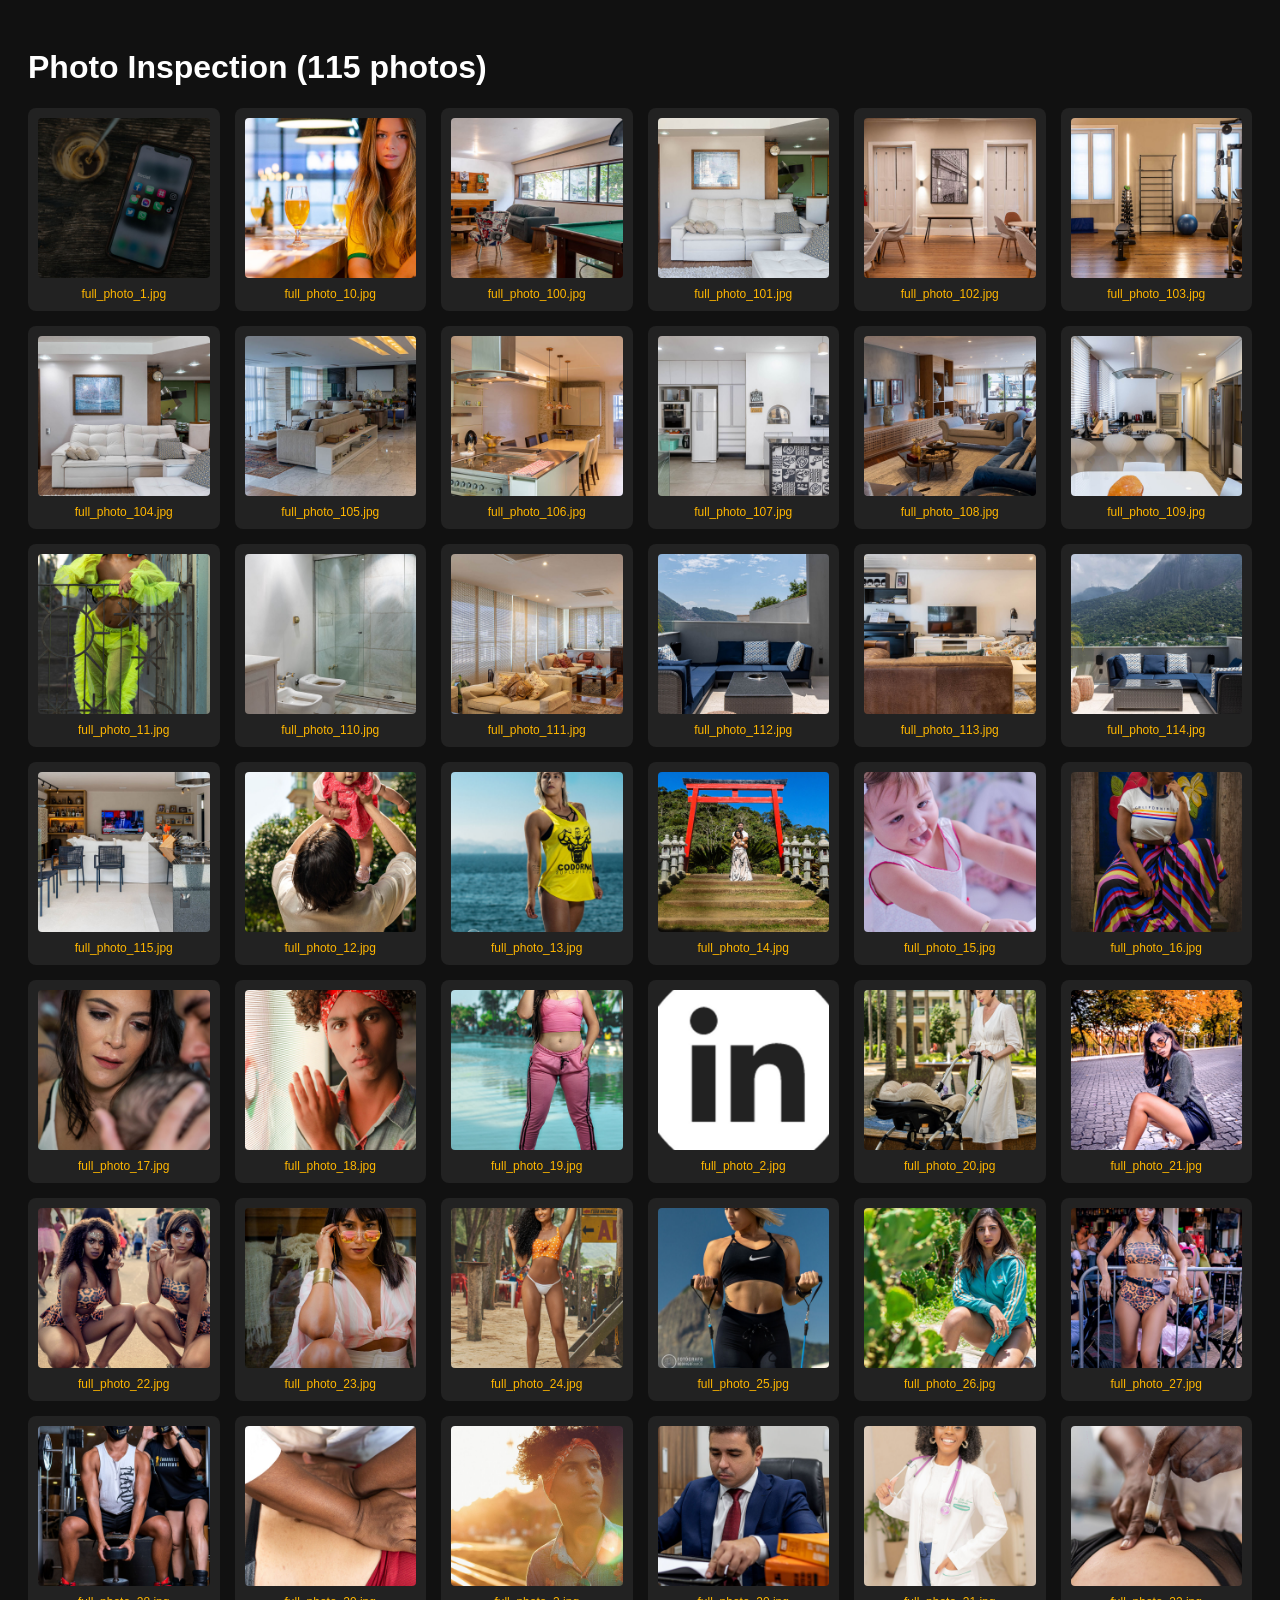
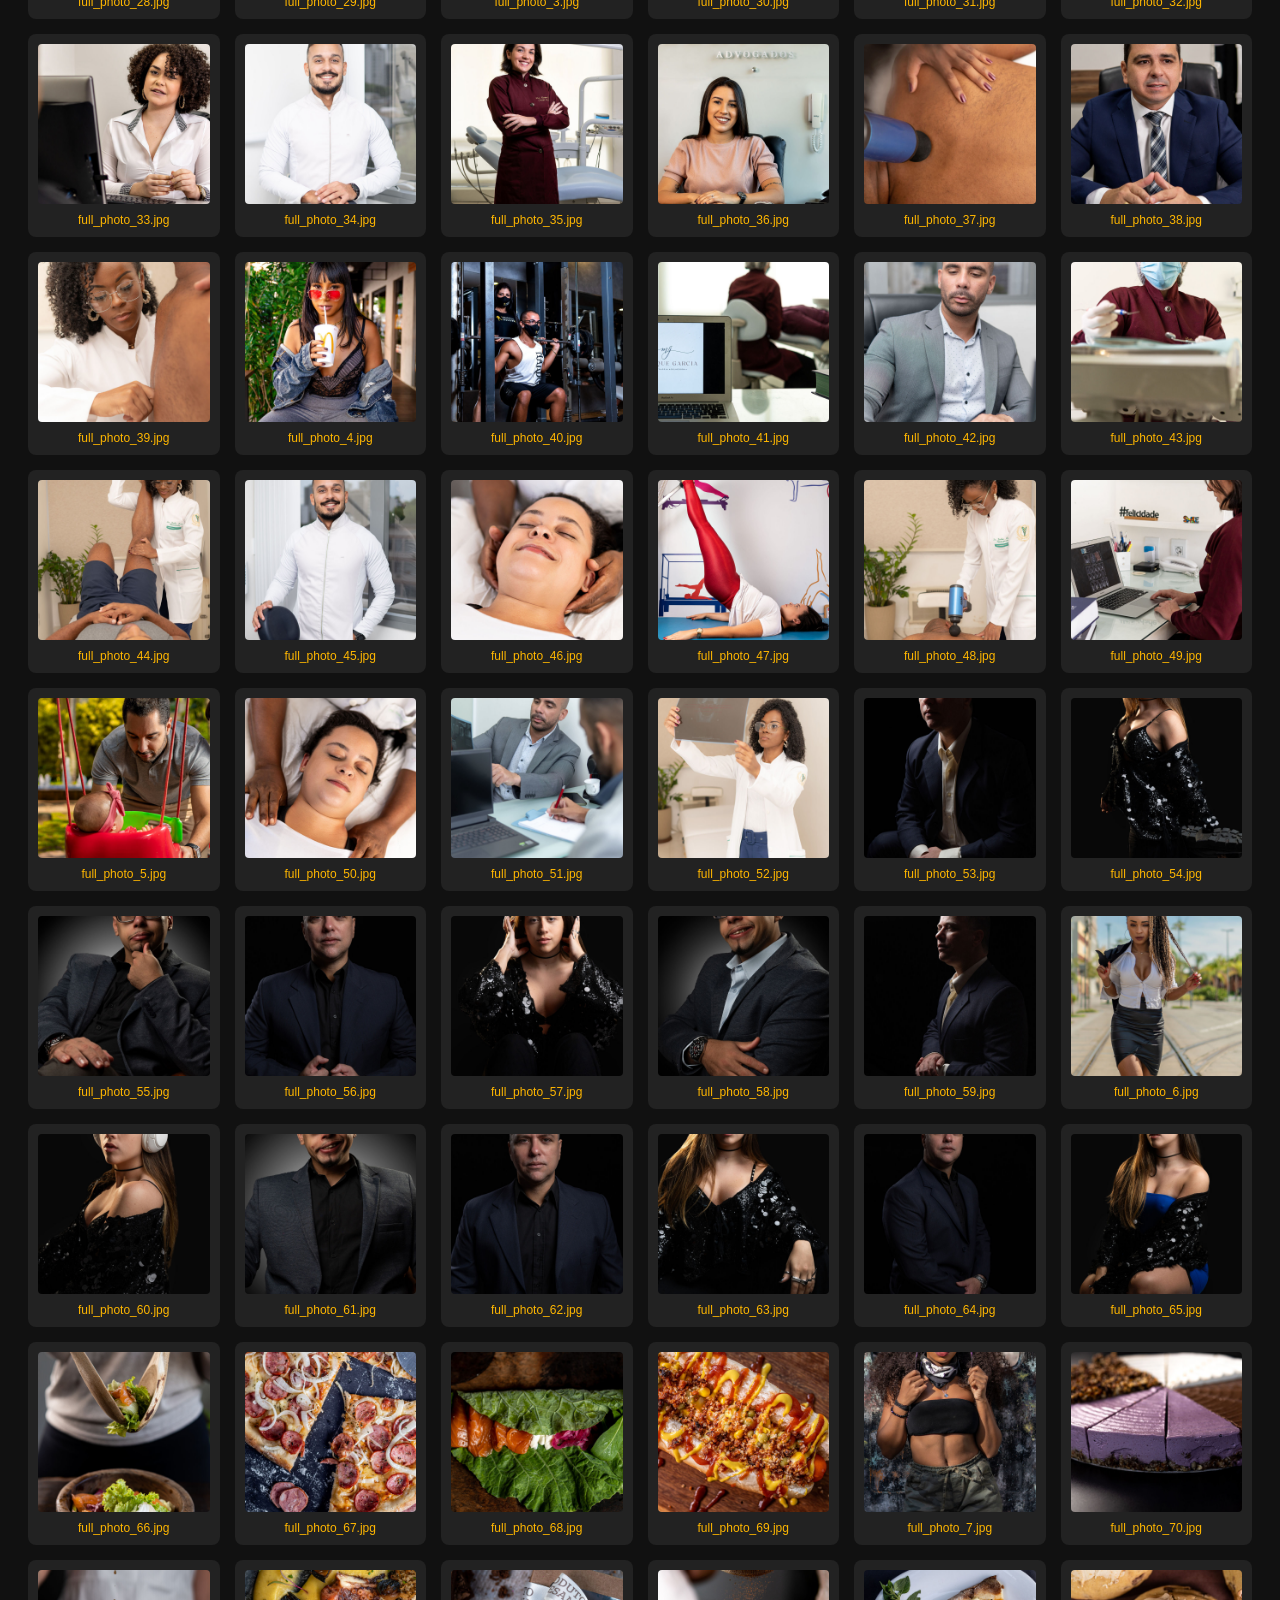
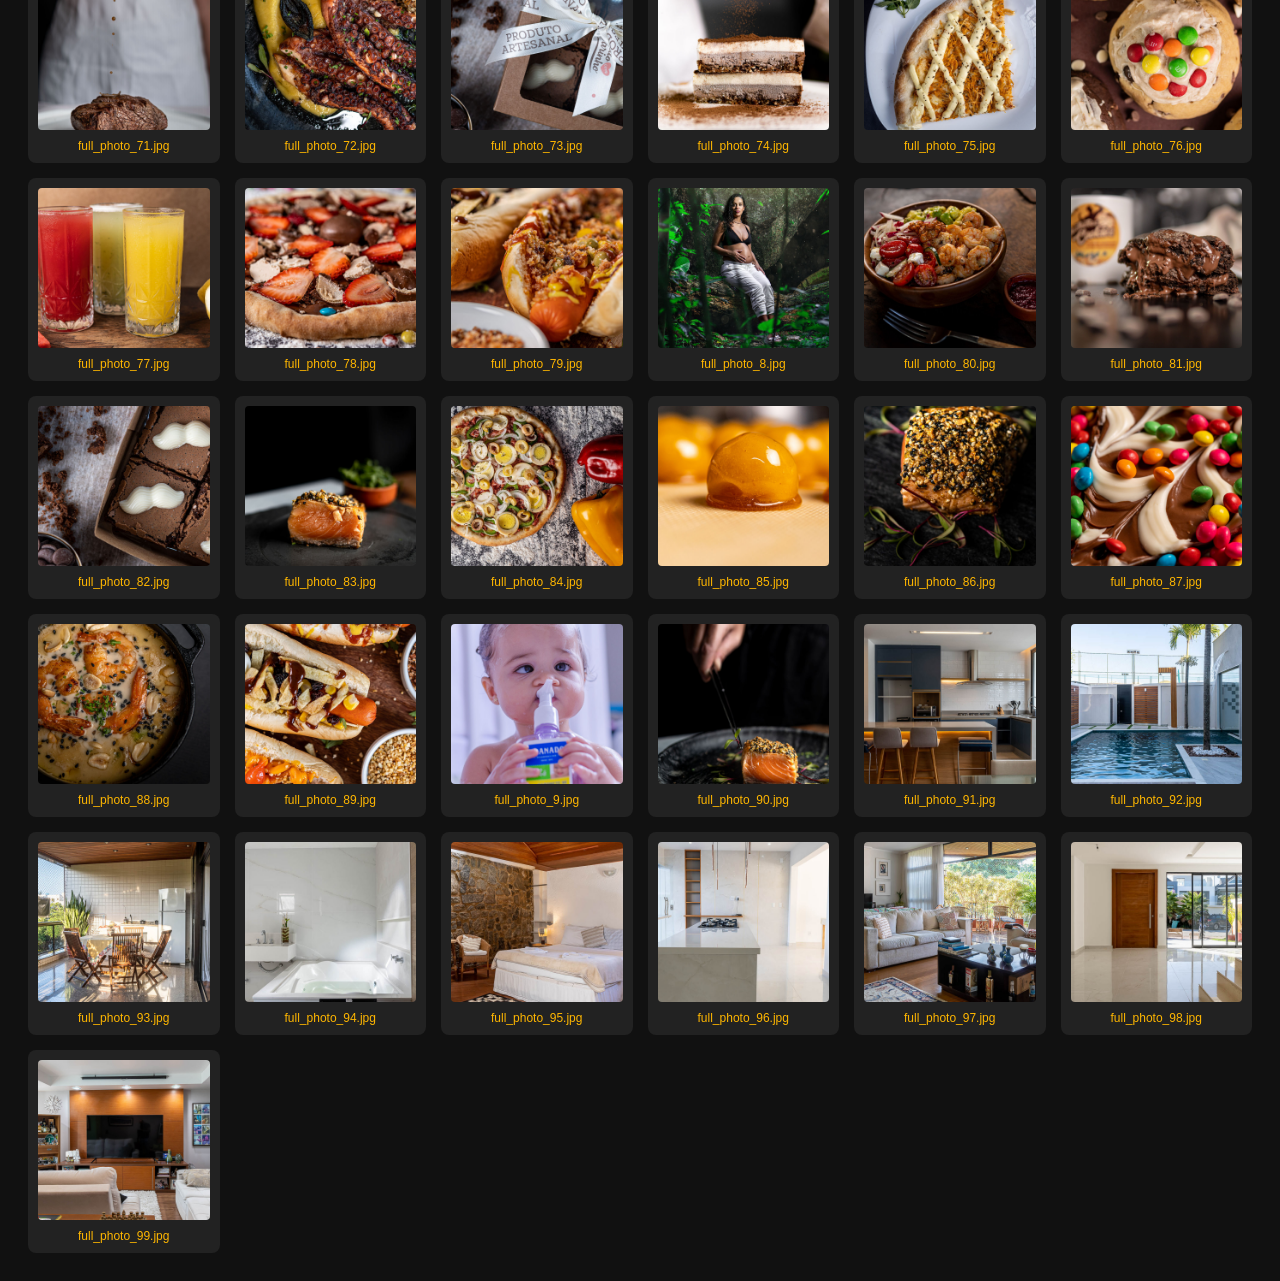
<file: photo_inspector.html>
<!DOCTYPE html>
<html>
<head>
  <meta charset="utf-8">
  <title>Photo Inspection Index</title>
  <style>
    body { background: #111; color: #fff; font-family: sans-serif; padding: 20px; }
    .grid { display: grid; grid-template-columns: repeat(auto-fill, minmax(180px, 1fr)); gap: 15px; }
    .card { background: #222; border-radius: 8px; padding: 10px; text-align: center; }
    .card img { width: 100%; height: 160px; object-fit: cover; border-radius: 4px; }
    .name { font-size: 12px; margin-top: 5px; color: #ffb700; word-break: break-all; }
  </style>
</head>
<body>
  <h1>Photo Inspection (115 photos)</h1>
  <div class="grid">

    <div class="card">
      <img src="assets/images/photography/full_photo_1.jpg" alt="full_photo_1.jpg">
      <div class="name">full_photo_1.jpg</div>
    </div>
  
    <div class="card">
      <img src="assets/images/photography/full_photo_10.jpg" alt="full_photo_10.jpg">
      <div class="name">full_photo_10.jpg</div>
    </div>
  
    <div class="card">
      <img src="assets/images/photography/full_photo_100.jpg" alt="full_photo_100.jpg">
      <div class="name">full_photo_100.jpg</div>
    </div>
  
    <div class="card">
      <img src="assets/images/photography/full_photo_101.jpg" alt="full_photo_101.jpg">
      <div class="name">full_photo_101.jpg</div>
    </div>
  
    <div class="card">
      <img src="assets/images/photography/full_photo_102.jpg" alt="full_photo_102.jpg">
      <div class="name">full_photo_102.jpg</div>
    </div>
  
    <div class="card">
      <img src="assets/images/photography/full_photo_103.jpg" alt="full_photo_103.jpg">
      <div class="name">full_photo_103.jpg</div>
    </div>
  
    <div class="card">
      <img src="assets/images/photography/full_photo_104.jpg" alt="full_photo_104.jpg">
      <div class="name">full_photo_104.jpg</div>
    </div>
  
    <div class="card">
      <img src="assets/images/photography/full_photo_105.jpg" alt="full_photo_105.jpg">
      <div class="name">full_photo_105.jpg</div>
    </div>
  
    <div class="card">
      <img src="assets/images/photography/full_photo_106.jpg" alt="full_photo_106.jpg">
      <div class="name">full_photo_106.jpg</div>
    </div>
  
    <div class="card">
      <img src="assets/images/photography/full_photo_107.jpg" alt="full_photo_107.jpg">
      <div class="name">full_photo_107.jpg</div>
    </div>
  
    <div class="card">
      <img src="assets/images/photography/full_photo_108.jpg" alt="full_photo_108.jpg">
      <div class="name">full_photo_108.jpg</div>
    </div>
  
    <div class="card">
      <img src="assets/images/photography/full_photo_109.jpg" alt="full_photo_109.jpg">
      <div class="name">full_photo_109.jpg</div>
    </div>
  
    <div class="card">
      <img src="assets/images/photography/full_photo_11.jpg" alt="full_photo_11.jpg">
      <div class="name">full_photo_11.jpg</div>
    </div>
  
    <div class="card">
      <img src="assets/images/photography/full_photo_110.jpg" alt="full_photo_110.jpg">
      <div class="name">full_photo_110.jpg</div>
    </div>
  
    <div class="card">
      <img src="assets/images/photography/full_photo_111.jpg" alt="full_photo_111.jpg">
      <div class="name">full_photo_111.jpg</div>
    </div>
  
    <div class="card">
      <img src="assets/images/photography/full_photo_112.jpg" alt="full_photo_112.jpg">
      <div class="name">full_photo_112.jpg</div>
    </div>
  
    <div class="card">
      <img src="assets/images/photography/full_photo_113.jpg" alt="full_photo_113.jpg">
      <div class="name">full_photo_113.jpg</div>
    </div>
  
    <div class="card">
      <img src="assets/images/photography/full_photo_114.jpg" alt="full_photo_114.jpg">
      <div class="name">full_photo_114.jpg</div>
    </div>
  
    <div class="card">
      <img src="assets/images/photography/full_photo_115.jpg" alt="full_photo_115.jpg">
      <div class="name">full_photo_115.jpg</div>
    </div>
  
    <div class="card">
      <img src="assets/images/photography/full_photo_12.jpg" alt="full_photo_12.jpg">
      <div class="name">full_photo_12.jpg</div>
    </div>
  
    <div class="card">
      <img src="assets/images/photography/full_photo_13.jpg" alt="full_photo_13.jpg">
      <div class="name">full_photo_13.jpg</div>
    </div>
  
    <div class="card">
      <img src="assets/images/photography/full_photo_14.jpg" alt="full_photo_14.jpg">
      <div class="name">full_photo_14.jpg</div>
    </div>
  
    <div class="card">
      <img src="assets/images/photography/full_photo_15.jpg" alt="full_photo_15.jpg">
      <div class="name">full_photo_15.jpg</div>
    </div>
  
    <div class="card">
      <img src="assets/images/photography/full_photo_16.jpg" alt="full_photo_16.jpg">
      <div class="name">full_photo_16.jpg</div>
    </div>
  
    <div class="card">
      <img src="assets/images/photography/full_photo_17.jpg" alt="full_photo_17.jpg">
      <div class="name">full_photo_17.jpg</div>
    </div>
  
    <div class="card">
      <img src="assets/images/photography/full_photo_18.jpg" alt="full_photo_18.jpg">
      <div class="name">full_photo_18.jpg</div>
    </div>
  
    <div class="card">
      <img src="assets/images/photography/full_photo_19.jpg" alt="full_photo_19.jpg">
      <div class="name">full_photo_19.jpg</div>
    </div>
  
    <div class="card">
      <img src="assets/images/photography/full_photo_2.jpg" alt="full_photo_2.jpg">
      <div class="name">full_photo_2.jpg</div>
    </div>
  
    <div class="card">
      <img src="assets/images/photography/full_photo_20.jpg" alt="full_photo_20.jpg">
      <div class="name">full_photo_20.jpg</div>
    </div>
  
    <div class="card">
      <img src="assets/images/photography/full_photo_21.jpg" alt="full_photo_21.jpg">
      <div class="name">full_photo_21.jpg</div>
    </div>
  
    <div class="card">
      <img src="assets/images/photography/full_photo_22.jpg" alt="full_photo_22.jpg">
      <div class="name">full_photo_22.jpg</div>
    </div>
  
    <div class="card">
      <img src="assets/images/photography/full_photo_23.jpg" alt="full_photo_23.jpg">
      <div class="name">full_photo_23.jpg</div>
    </div>
  
    <div class="card">
      <img src="assets/images/photography/full_photo_24.jpg" alt="full_photo_24.jpg">
      <div class="name">full_photo_24.jpg</div>
    </div>
  
    <div class="card">
      <img src="assets/images/photography/full_photo_25.jpg" alt="full_photo_25.jpg">
      <div class="name">full_photo_25.jpg</div>
    </div>
  
    <div class="card">
      <img src="assets/images/photography/full_photo_26.jpg" alt="full_photo_26.jpg">
      <div class="name">full_photo_26.jpg</div>
    </div>
  
    <div class="card">
      <img src="assets/images/photography/full_photo_27.jpg" alt="full_photo_27.jpg">
      <div class="name">full_photo_27.jpg</div>
    </div>
  
    <div class="card">
      <img src="assets/images/photography/full_photo_28.jpg" alt="full_photo_28.jpg">
      <div class="name">full_photo_28.jpg</div>
    </div>
  
    <div class="card">
      <img src="assets/images/photography/full_photo_29.jpg" alt="full_photo_29.jpg">
      <div class="name">full_photo_29.jpg</div>
    </div>
  
    <div class="card">
      <img src="assets/images/photography/full_photo_3.jpg" alt="full_photo_3.jpg">
      <div class="name">full_photo_3.jpg</div>
    </div>
  
    <div class="card">
      <img src="assets/images/photography/full_photo_30.jpg" alt="full_photo_30.jpg">
      <div class="name">full_photo_30.jpg</div>
    </div>
  
    <div class="card">
      <img src="assets/images/photography/full_photo_31.jpg" alt="full_photo_31.jpg">
      <div class="name">full_photo_31.jpg</div>
    </div>
  
    <div class="card">
      <img src="assets/images/photography/full_photo_32.jpg" alt="full_photo_32.jpg">
      <div class="name">full_photo_32.jpg</div>
    </div>
  
    <div class="card">
      <img src="assets/images/photography/full_photo_33.jpg" alt="full_photo_33.jpg">
      <div class="name">full_photo_33.jpg</div>
    </div>
  
    <div class="card">
      <img src="assets/images/photography/full_photo_34.jpg" alt="full_photo_34.jpg">
      <div class="name">full_photo_34.jpg</div>
    </div>
  
    <div class="card">
      <img src="assets/images/photography/full_photo_35.jpg" alt="full_photo_35.jpg">
      <div class="name">full_photo_35.jpg</div>
    </div>
  
    <div class="card">
      <img src="assets/images/photography/full_photo_36.jpg" alt="full_photo_36.jpg">
      <div class="name">full_photo_36.jpg</div>
    </div>
  
    <div class="card">
      <img src="assets/images/photography/full_photo_37.jpg" alt="full_photo_37.jpg">
      <div class="name">full_photo_37.jpg</div>
    </div>
  
    <div class="card">
      <img src="assets/images/photography/full_photo_38.jpg" alt="full_photo_38.jpg">
      <div class="name">full_photo_38.jpg</div>
    </div>
  
    <div class="card">
      <img src="assets/images/photography/full_photo_39.jpg" alt="full_photo_39.jpg">
      <div class="name">full_photo_39.jpg</div>
    </div>
  
    <div class="card">
      <img src="assets/images/photography/full_photo_4.jpg" alt="full_photo_4.jpg">
      <div class="name">full_photo_4.jpg</div>
    </div>
  
    <div class="card">
      <img src="assets/images/photography/full_photo_40.jpg" alt="full_photo_40.jpg">
      <div class="name">full_photo_40.jpg</div>
    </div>
  
    <div class="card">
      <img src="assets/images/photography/full_photo_41.jpg" alt="full_photo_41.jpg">
      <div class="name">full_photo_41.jpg</div>
    </div>
  
    <div class="card">
      <img src="assets/images/photography/full_photo_42.jpg" alt="full_photo_42.jpg">
      <div class="name">full_photo_42.jpg</div>
    </div>
  
    <div class="card">
      <img src="assets/images/photography/full_photo_43.jpg" alt="full_photo_43.jpg">
      <div class="name">full_photo_43.jpg</div>
    </div>
  
    <div class="card">
      <img src="assets/images/photography/full_photo_44.jpg" alt="full_photo_44.jpg">
      <div class="name">full_photo_44.jpg</div>
    </div>
  
    <div class="card">
      <img src="assets/images/photography/full_photo_45.jpg" alt="full_photo_45.jpg">
      <div class="name">full_photo_45.jpg</div>
    </div>
  
    <div class="card">
      <img src="assets/images/photography/full_photo_46.jpg" alt="full_photo_46.jpg">
      <div class="name">full_photo_46.jpg</div>
    </div>
  
    <div class="card">
      <img src="assets/images/photography/full_photo_47.jpg" alt="full_photo_47.jpg">
      <div class="name">full_photo_47.jpg</div>
    </div>
  
    <div class="card">
      <img src="assets/images/photography/full_photo_48.jpg" alt="full_photo_48.jpg">
      <div class="name">full_photo_48.jpg</div>
    </div>
  
    <div class="card">
      <img src="assets/images/photography/full_photo_49.jpg" alt="full_photo_49.jpg">
      <div class="name">full_photo_49.jpg</div>
    </div>
  
    <div class="card">
      <img src="assets/images/photography/full_photo_5.jpg" alt="full_photo_5.jpg">
      <div class="name">full_photo_5.jpg</div>
    </div>
  
    <div class="card">
      <img src="assets/images/photography/full_photo_50.jpg" alt="full_photo_50.jpg">
      <div class="name">full_photo_50.jpg</div>
    </div>
  
    <div class="card">
      <img src="assets/images/photography/full_photo_51.jpg" alt="full_photo_51.jpg">
      <div class="name">full_photo_51.jpg</div>
    </div>
  
    <div class="card">
      <img src="assets/images/photography/full_photo_52.jpg" alt="full_photo_52.jpg">
      <div class="name">full_photo_52.jpg</div>
    </div>
  
    <div class="card">
      <img src="assets/images/photography/full_photo_53.jpg" alt="full_photo_53.jpg">
      <div class="name">full_photo_53.jpg</div>
    </div>
  
    <div class="card">
      <img src="assets/images/photography/full_photo_54.jpg" alt="full_photo_54.jpg">
      <div class="name">full_photo_54.jpg</div>
    </div>
  
    <div class="card">
      <img src="assets/images/photography/full_photo_55.jpg" alt="full_photo_55.jpg">
      <div class="name">full_photo_55.jpg</div>
    </div>
  
    <div class="card">
      <img src="assets/images/photography/full_photo_56.jpg" alt="full_photo_56.jpg">
      <div class="name">full_photo_56.jpg</div>
    </div>
  
    <div class="card">
      <img src="assets/images/photography/full_photo_57.jpg" alt="full_photo_57.jpg">
      <div class="name">full_photo_57.jpg</div>
    </div>
  
    <div class="card">
      <img src="assets/images/photography/full_photo_58.jpg" alt="full_photo_58.jpg">
      <div class="name">full_photo_58.jpg</div>
    </div>
  
    <div class="card">
      <img src="assets/images/photography/full_photo_59.jpg" alt="full_photo_59.jpg">
      <div class="name">full_photo_59.jpg</div>
    </div>
  
    <div class="card">
      <img src="assets/images/photography/full_photo_6.jpg" alt="full_photo_6.jpg">
      <div class="name">full_photo_6.jpg</div>
    </div>
  
    <div class="card">
      <img src="assets/images/photography/full_photo_60.jpg" alt="full_photo_60.jpg">
      <div class="name">full_photo_60.jpg</div>
    </div>
  
    <div class="card">
      <img src="assets/images/photography/full_photo_61.jpg" alt="full_photo_61.jpg">
      <div class="name">full_photo_61.jpg</div>
    </div>
  
    <div class="card">
      <img src="assets/images/photography/full_photo_62.jpg" alt="full_photo_62.jpg">
      <div class="name">full_photo_62.jpg</div>
    </div>
  
    <div class="card">
      <img src="assets/images/photography/full_photo_63.jpg" alt="full_photo_63.jpg">
      <div class="name">full_photo_63.jpg</div>
    </div>
  
    <div class="card">
      <img src="assets/images/photography/full_photo_64.jpg" alt="full_photo_64.jpg">
      <div class="name">full_photo_64.jpg</div>
    </div>
  
    <div class="card">
      <img src="assets/images/photography/full_photo_65.jpg" alt="full_photo_65.jpg">
      <div class="name">full_photo_65.jpg</div>
    </div>
  
    <div class="card">
      <img src="assets/images/photography/full_photo_66.jpg" alt="full_photo_66.jpg">
      <div class="name">full_photo_66.jpg</div>
    </div>
  
    <div class="card">
      <img src="assets/images/photography/full_photo_67.jpg" alt="full_photo_67.jpg">
      <div class="name">full_photo_67.jpg</div>
    </div>
  
    <div class="card">
      <img src="assets/images/photography/full_photo_68.jpg" alt="full_photo_68.jpg">
      <div class="name">full_photo_68.jpg</div>
    </div>
  
    <div class="card">
      <img src="assets/images/photography/full_photo_69.jpg" alt="full_photo_69.jpg">
      <div class="name">full_photo_69.jpg</div>
    </div>
  
    <div class="card">
      <img src="assets/images/photography/full_photo_7.jpg" alt="full_photo_7.jpg">
      <div class="name">full_photo_7.jpg</div>
    </div>
  
    <div class="card">
      <img src="assets/images/photography/full_photo_70.jpg" alt="full_photo_70.jpg">
      <div class="name">full_photo_70.jpg</div>
    </div>
  
    <div class="card">
      <img src="assets/images/photography/full_photo_71.jpg" alt="full_photo_71.jpg">
      <div class="name">full_photo_71.jpg</div>
    </div>
  
    <div class="card">
      <img src="assets/images/photography/full_photo_72.jpg" alt="full_photo_72.jpg">
      <div class="name">full_photo_72.jpg</div>
    </div>
  
    <div class="card">
      <img src="assets/images/photography/full_photo_73.jpg" alt="full_photo_73.jpg">
      <div class="name">full_photo_73.jpg</div>
    </div>
  
    <div class="card">
      <img src="assets/images/photography/full_photo_74.jpg" alt="full_photo_74.jpg">
      <div class="name">full_photo_74.jpg</div>
    </div>
  
    <div class="card">
      <img src="assets/images/photography/full_photo_75.jpg" alt="full_photo_75.jpg">
      <div class="name">full_photo_75.jpg</div>
    </div>
  
    <div class="card">
      <img src="assets/images/photography/full_photo_76.jpg" alt="full_photo_76.jpg">
      <div class="name">full_photo_76.jpg</div>
    </div>
  
    <div class="card">
      <img src="assets/images/photography/full_photo_77.jpg" alt="full_photo_77.jpg">
      <div class="name">full_photo_77.jpg</div>
    </div>
  
    <div class="card">
      <img src="assets/images/photography/full_photo_78.jpg" alt="full_photo_78.jpg">
      <div class="name">full_photo_78.jpg</div>
    </div>
  
    <div class="card">
      <img src="assets/images/photography/full_photo_79.jpg" alt="full_photo_79.jpg">
      <div class="name">full_photo_79.jpg</div>
    </div>
  
    <div class="card">
      <img src="assets/images/photography/full_photo_8.jpg" alt="full_photo_8.jpg">
      <div class="name">full_photo_8.jpg</div>
    </div>
  
    <div class="card">
      <img src="assets/images/photography/full_photo_80.jpg" alt="full_photo_80.jpg">
      <div class="name">full_photo_80.jpg</div>
    </div>
  
    <div class="card">
      <img src="assets/images/photography/full_photo_81.jpg" alt="full_photo_81.jpg">
      <div class="name">full_photo_81.jpg</div>
    </div>
  
    <div class="card">
      <img src="assets/images/photography/full_photo_82.jpg" alt="full_photo_82.jpg">
      <div class="name">full_photo_82.jpg</div>
    </div>
  
    <div class="card">
      <img src="assets/images/photography/full_photo_83.jpg" alt="full_photo_83.jpg">
      <div class="name">full_photo_83.jpg</div>
    </div>
  
    <div class="card">
      <img src="assets/images/photography/full_photo_84.jpg" alt="full_photo_84.jpg">
      <div class="name">full_photo_84.jpg</div>
    </div>
  
    <div class="card">
      <img src="assets/images/photography/full_photo_85.jpg" alt="full_photo_85.jpg">
      <div class="name">full_photo_85.jpg</div>
    </div>
  
    <div class="card">
      <img src="assets/images/photography/full_photo_86.jpg" alt="full_photo_86.jpg">
      <div class="name">full_photo_86.jpg</div>
    </div>
  
    <div class="card">
      <img src="assets/images/photography/full_photo_87.jpg" alt="full_photo_87.jpg">
      <div class="name">full_photo_87.jpg</div>
    </div>
  
    <div class="card">
      <img src="assets/images/photography/full_photo_88.jpg" alt="full_photo_88.jpg">
      <div class="name">full_photo_88.jpg</div>
    </div>
  
    <div class="card">
      <img src="assets/images/photography/full_photo_89.jpg" alt="full_photo_89.jpg">
      <div class="name">full_photo_89.jpg</div>
    </div>
  
    <div class="card">
      <img src="assets/images/photography/full_photo_9.jpg" alt="full_photo_9.jpg">
      <div class="name">full_photo_9.jpg</div>
    </div>
  
    <div class="card">
      <img src="assets/images/photography/full_photo_90.jpg" alt="full_photo_90.jpg">
      <div class="name">full_photo_90.jpg</div>
    </div>
  
    <div class="card">
      <img src="assets/images/photography/full_photo_91.jpg" alt="full_photo_91.jpg">
      <div class="name">full_photo_91.jpg</div>
    </div>
  
    <div class="card">
      <img src="assets/images/photography/full_photo_92.jpg" alt="full_photo_92.jpg">
      <div class="name">full_photo_92.jpg</div>
    </div>
  
    <div class="card">
      <img src="assets/images/photography/full_photo_93.jpg" alt="full_photo_93.jpg">
      <div class="name">full_photo_93.jpg</div>
    </div>
  
    <div class="card">
      <img src="assets/images/photography/full_photo_94.jpg" alt="full_photo_94.jpg">
      <div class="name">full_photo_94.jpg</div>
    </div>
  
    <div class="card">
      <img src="assets/images/photography/full_photo_95.jpg" alt="full_photo_95.jpg">
      <div class="name">full_photo_95.jpg</div>
    </div>
  
    <div class="card">
      <img src="assets/images/photography/full_photo_96.jpg" alt="full_photo_96.jpg">
      <div class="name">full_photo_96.jpg</div>
    </div>
  
    <div class="card">
      <img src="assets/images/photography/full_photo_97.jpg" alt="full_photo_97.jpg">
      <div class="name">full_photo_97.jpg</div>
    </div>
  
    <div class="card">
      <img src="assets/images/photography/full_photo_98.jpg" alt="full_photo_98.jpg">
      <div class="name">full_photo_98.jpg</div>
    </div>
  
    <div class="card">
      <img src="assets/images/photography/full_photo_99.jpg" alt="full_photo_99.jpg">
      <div class="name">full_photo_99.jpg</div>
    </div>
  
  </div>
</body>
</html>
</file>
